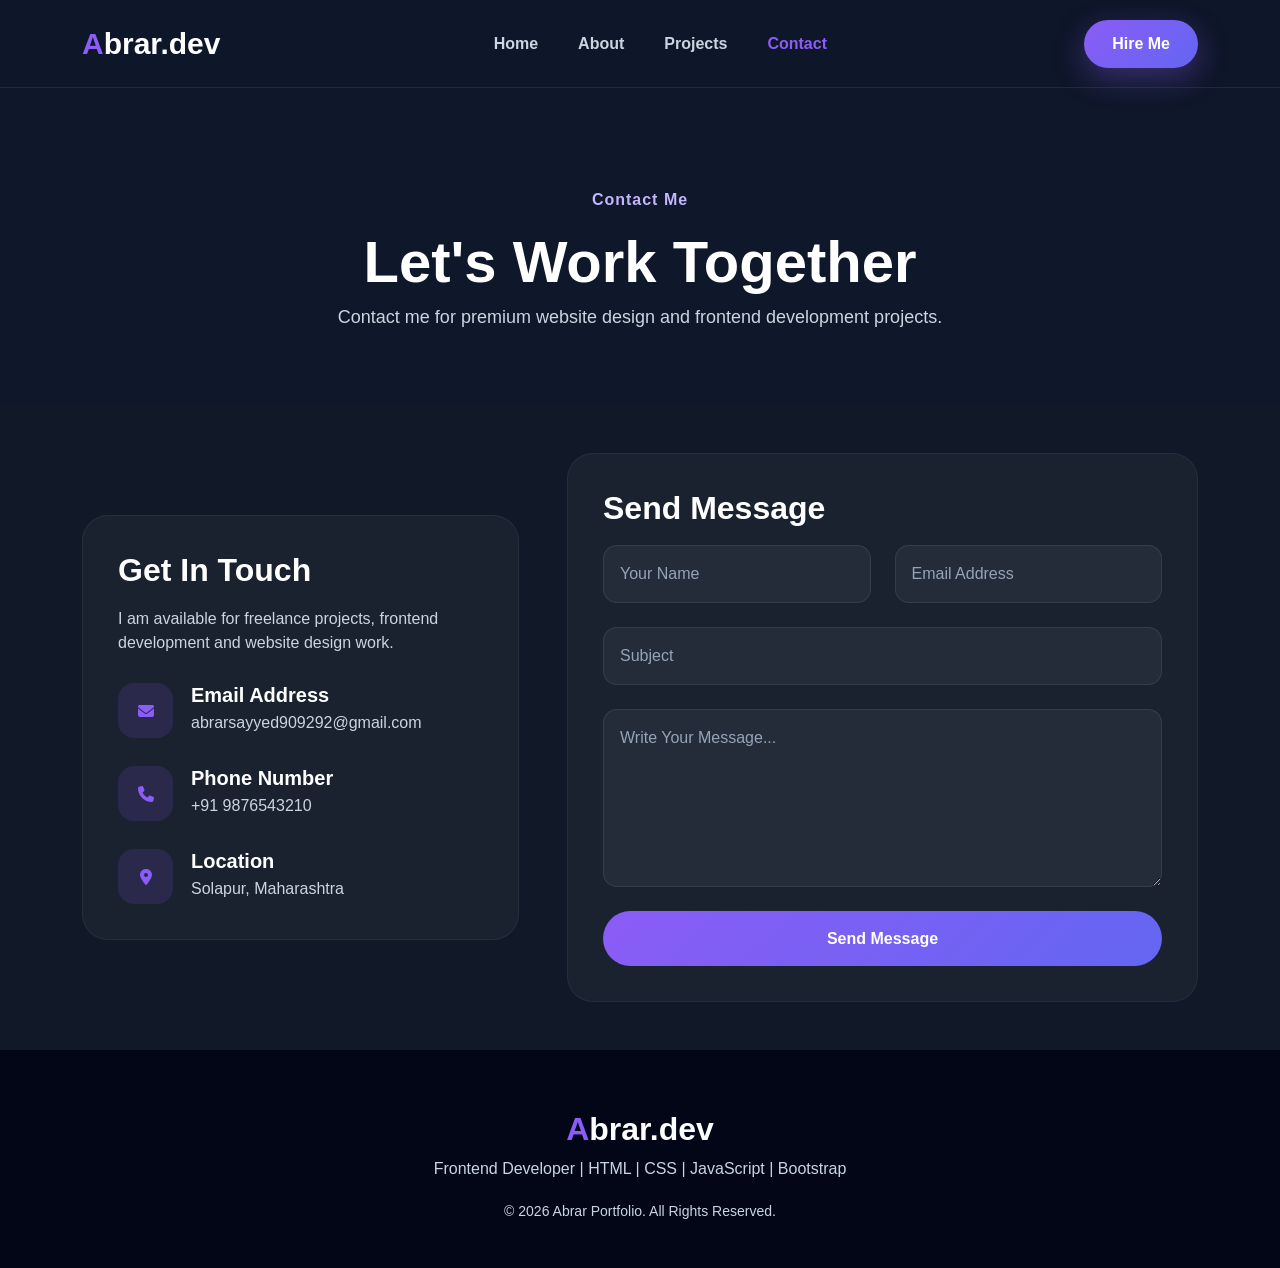
<file: contact.html>
<!DOCTYPE html>
<html lang="en">

<head>
    <meta charset="UTF-8">
    <meta name="viewport" content="width=device-width, initial-scale=1.0">
    <title>Contact - Abrar Portfolio</title>

    <link href="https://cdn.jsdelivr.net/npm/bootstrap@5.3.3/dist/css/bootstrap.min.css" rel="stylesheet">

    <link rel="stylesheet" href="https://cdnjs.cloudflare.com/ajax/libs/font-awesome/6.5.1/css/all.min.css">

    <link rel="stylesheet" href="style.css">
</head>

<body>

    <nav class="navbar navbar-expand-lg fixed-top portfolio-navbar">

        <div class="container">

            <a class="navbar-brand logo" href="index.html">
                <span>A</span>brar.dev
            </a>

            <button class="navbar-toggler menu-btn" type="button" data-bs-toggle="collapse" data-bs-target="#navbarNav">
                <i class="fa-solid fa-bars"></i>
            </button>

            <div class="collapse navbar-collapse" id="navbarNav">

                <ul class="navbar-nav mx-auto">

                    <li class="nav-item">
                        <a class="nav-link" href="index.html">Home</a>
                    </li>

                    <li class="nav-item">
                        <a class="nav-link" href="about.html">About</a>
                    </li>

                    <li class="nav-item">
                        <a class="nav-link" href="projects.html">Projects</a>
                    </li>

                    <li class="nav-item">
                        <a class="nav-link active" href="contact.html">Contact</a>
                    </li>

                </ul>

                <a href="#" class="hire-btn">
                    Hire Me
                </a>

            </div>

        </div>

    </nav>

    <section class="portfolio-page-hero">

        <div class="container text-center">

            <span>Contact Me</span>

            <h1>
                Let's Work Together
            </h1>

            <p>
                Contact me for premium website design and frontend development projects.
            </p>

        </div>

    </section>

    <section class="contact-page-section py-5">

        <div class="container">

            <div class="row g-5 align-items-center">

                <div class="col-lg-5">

                    <div class="contact-info-card">

                        <h2>
                            Get In Touch
                        </h2>

                        <p>
                            I am available for freelance projects, frontend development and website design work.
                        </p>

                        <div class="contact-detail">

                            <i class="fa-solid fa-envelope"></i>

                            <div>

                                <h5>
                                    Email Address
                                </h5>

                                <p>
                                    abrarsayyed909292@gmail.com
                                </p>

                            </div>

                        </div>

                        <div class="contact-detail">

                            <i class="fa-solid fa-phone"></i>

                            <div>

                                <h5>
                                    Phone Number
                                </h5>

                                <p>
                                    +91 9876543210
                                </p>

                            </div>

                        </div>

                        <div class="contact-detail">

                            <i class="fa-solid fa-location-dot"></i>

                            <div>

                                <h5>
                                    Location
                                </h5>

                                <p>
                                    Solapur, Maharashtra
                                </p>

                            </div>

                        </div>

                    </div>

                </div>

                <div class="col-lg-7">

                    <div class="contact-form-card">

                        <h2>
                            Send Message
                        </h2>

                        <form id="portfolioContactForm">

                            <div class="row">

                                <div class="col-md-6 mb-4">

                                    <input type="text" class="form-control portfolio-input" placeholder="Your Name"
                                        required>

                                </div>

                                <div class="col-md-6 mb-4">

                                    <input type="email" class="form-control portfolio-input" placeholder="Email Address"
                                        required>

                                </div>

                            </div>

                            <div class="mb-4">

                                <input type="text" class="form-control portfolio-input" placeholder="Subject" required>

                            </div>

                            <div class="mb-4">

                                <textarea rows="6" class="form-control portfolio-input"
                                    placeholder="Write Your Message..." required></textarea>

                            </div>

                            <button type="submit" class="portfolio-submit-btn">

                                Send Message

                            </button>

                        </form>

                    </div>

                </div>

            </div>

        </div>

    </section>

    <footer class="footer">

        <div class="container text-center">

            <h3>
                <span>A</span>brar.dev
            </h3>

            <p>
                Frontend Developer | HTML | CSS | JavaScript | Bootstrap
            </p>

            <p class="copyright">
                © 2026 Abrar Portfolio. All Rights Reserved.
            </p>

        </div>

    </footer>

    <script src="https://cdn.jsdelivr.net/npm/bootstrap@5.3.3/dist/js/bootstrap.bundle.min.js"></script>

    <script src="script.js"></script>

</body>

</html>
</file>
<file: style.css>
* {
    margin: 0;
    padding: 0;
    box-sizing: border-box;
}

html {
    scroll-behavior: smooth;
}

body {
    font-family: Arial, sans-serif;
    background: #0f172a;
    color: white;
    overflow-x: hidden;
}

/* NAVBAR */

.portfolio-navbar {
    background: rgba(15, 23, 42, 0.85);
    backdrop-filter: blur(14px);
    padding: 16px 0;
    border-bottom: 1px solid rgba(255, 255, 255, 0.08);
}

.logo {
    color: white !important;
    font-size: 30px;
    font-weight: 800;
    text-decoration: none;
}

.logo span {
    color: #8b5cf6;
}

.nav-link {
    color: #cbd5e1 !important;
    margin: 0 12px;
    font-weight: 600;
    transition: 0.3s;
}

.nav-link:hover,
.nav-link.active {
    color: #8b5cf6 !important;
}

.hire-btn {
    background: linear-gradient(135deg, #8b5cf6, #6366f1);
    color: white;
    text-decoration: none;
    padding: 12px 28px;
    border-radius: 50px;
    font-weight: 700;
    transition: 0.3s;
    box-shadow: 0 10px 30px rgba(139, 92, 246, 0.35);
}

.hire-btn:hover {
    transform: translateY(-4px);
    color: white;
}

.menu-btn {
    color: white;
    border: none;
    font-size: 24px;
}

.menu-btn:focus {
    box-shadow: none;
}

/* HERO */

.hero-section {
    min-height: 100vh;
    display: flex;
    align-items: center;
    background:
        radial-gradient(circle at top left, #1e1b4b, #0f172a 60%);
    position: relative;
    overflow: hidden;
}

.hero-badge {
    background: rgba(139, 92, 246, 0.15);
    color: #c4b5fd;
    padding: 10px 20px;
    border-radius: 40px;
    font-weight: 700;
    display: inline-block;
}

.hero-section h1 {
    font-size: 72px;
    font-weight: 800;
    line-height: 1.1;
    margin-top: 25px;
}

.hero-section h1 span {
    color: #8b5cf6;
}

.hero-section p {
    color: #cbd5e1;
    font-size: 18px;
    line-height: 1.8;
    margin: 25px 0;
}

.hero-buttons {
    display: flex;
    gap: 15px;
    flex-wrap: wrap;
}

.primary-btn,
.secondary-btn {
    height: 55px;
    padding: 0 32px;
    border-radius: 50px;
    display: inline-flex;
    align-items: center;
    justify-content: center;
    text-decoration: none;
    font-weight: 700;
    transition: 0.3s;
}

.primary-btn {
    background: linear-gradient(135deg, #8b5cf6, #6366f1);
    color: white;
    border: none;
    box-shadow: 0 12px 30px rgba(139, 92, 246, 0.35);
}

.primary-btn:hover {
    transform: translateY(-4px);
    color: white;
}

.secondary-btn {
    border: 1px solid rgba(255, 255, 255, 0.15);
    color: white;
}

.secondary-btn:hover {
    background: rgba(255, 255, 255, 0.08);
    color: white;
}

.hero-social {
    margin-top: 35px;
}

.hero-social a {
    width: 48px;
    height: 48px;
    background: rgba(255, 255, 255, 0.08);
    color: white;
    border-radius: 50%;
    display: inline-flex;
    align-items: center;
    justify-content: center;
    text-decoration: none;
    margin-right: 12px;
    transition: 0.3s;
}

.hero-social a:hover {
    background: #8b5cf6;
    transform: translateY(-5px);
}

/* PROFILE */

.profile-card {
    position: relative;
    display: inline-block;
}

.profile-card img {
    width: 100%;
    max-width: 430px;
    border-radius: 30px;
    border: 8px solid rgba(255, 255, 255, 0.08);
    box-shadow: 0 25px 60px rgba(0, 0, 0, 0.35);
}

.floating-skill {
    position: absolute;
    background: rgba(15, 23, 42, 0.95);
    border: 1px solid rgba(255, 255, 255, 0.08);
    padding: 12px 18px;
    border-radius: 50px;
    font-weight: 700;
    box-shadow: 0 15px 35px rgba(0, 0, 0, 0.2);
}

.floating-skill i {
    margin-right: 8px;
}

.skill-one {
    top: 30px;
    left: -30px;
    color: #f97316;
}

.skill-two {
    top: 50%;
    right: -40px;
    color: #38bdf8;
}

.skill-three {
    bottom: 20px;
    left: -20px;
    color: #facc15;
}
.skill-four {
    bottom: 50%;
    left: -20px;
    color: #15de0b;
}
.skill-five {
    top: 50px;
    right: -40px;
    color: #f6f1f1;
}

/* COMMON */

.section-title span {
    color: #8b5cf6;
    font-weight: 700;
    letter-spacing: 1px;
}

.section-title h2 {
    font-size: 48px;
    font-weight: 800;
    margin-top: 10px;
}

/* ABOUT */

.about-section {
    background: #111827;
}

.about-img img {
    width: 100%;
    border-radius: 30px;
}

.about-text {
    color: #cbd5e1;
    line-height: 1.9;
    margin: 25px 0;
}

.about-info {
    display: grid;
    grid-template-columns: repeat(2, 1fr);
    gap: 18px;
}

.about-info div {
    background: rgba(255, 255, 255, 0.04);
    padding: 18px;
    border-radius: 16px;
}

.about-info strong {
    display: block;
    color: white;
}

.about-info span {
    color: #cbd5e1;
}

/* SKILLS */

.skills-section {
    background: #0f172a;
}

.skill-card {
    background: rgba(255, 255, 255, 0.04);
    padding: 35px 25px;
    border-radius: 24px;
    text-align: center;
    border: 1px solid rgba(255, 255, 255, 0.06);
    transition: 0.3s;
}

.skill-card:hover {
    transform: translateY(-10px);
    border-color: #8b5cf6;
}

.skill-card i {
    font-size: 55px;
    margin-bottom: 20px;
}

.skill-card:nth-child(1) i {
    color: #f97316;
}

.skill-card h5 {
    font-weight: 700;
    margin-bottom: 10px;
}

.skill-card p {
    color: #cbd5e1;
}

.progress {
    height: 10px;
    border-radius: 50px;
    margin-top: 20px;
    background: rgba(255, 255, 255, 0.08);
}

.progress-bar {
    background: linear-gradient(135deg, #8b5cf6, #6366f1);
    border-radius: 50px;
}

/* SERVICES */

.services-section {
    background: #111827;
}

.service-card {
    background: rgba(255, 255, 255, 0.04);
    padding: 40px 30px;
    border-radius: 24px;
    height: 100%;
    transition: 0.3s;
    border: 1px solid rgba(255, 255, 255, 0.06);
}

.service-card:hover {
    transform: translateY(-10px);
    border-color: #8b5cf6;
}

.service-card i {
    font-size: 50px;
    color: #8b5cf6;
    margin-bottom: 20px;
}

.service-card h5 {
    font-weight: 700;
    margin-bottom: 15px;
}

.service-card p {
    color: #cbd5e1;
    line-height: 1.8;
}

/* PROJECTS */

.projects-section {
    background: #0f172a;
}

.project-card {
    background: rgba(255, 255, 255, 0.04);
    border-radius: 24px;
    overflow: hidden;
    transition: 0.3s;
    border: 1px solid rgba(255, 255, 255, 0.06);
}

.project-card:hover {
    transform: translateY(-10px);
}

.project-card img {
    width: 100%;
    height: 260px;
    object-fit: cover;
}

.project-content {
    padding: 25px;
}

.project-content h5 {
    font-weight: 700;
}

.project-content p {
    color: #cbd5e1;
    margin: 15px 0;
}

.project-content a {
    color: #8b5cf6;
    text-decoration: none;
    font-weight: 700;
}

/* STATS */

.stats-section {
    background: linear-gradient(135deg, #8b5cf6, #6366f1);
    padding: 80px 0;
}

.stat-box h3 {
    font-size: 50px;
    font-weight: 800;
}

.stat-box p {
    font-size: 18px;
}

/* CONTACT */

.contact-section {
    background: #111827;
}

.contact-info {
    background: rgba(255, 255, 255, 0.04);
    padding: 35px;
    border-radius: 24px;
    height: 100%;
}

.contact-info p {
    color: #cbd5e1;
}

.contact-item {
    display: flex;
    gap: 18px;
    margin-top: 28px;
}

.contact-item i {
    width: 55px;
    height: 55px;
    background: rgba(139, 92, 246, 0.12);
    color: #8b5cf6;
    border-radius: 16px;
    display: flex;
    align-items: center;
    justify-content: center;
    font-size: 22px;
}

.contact-item h6 {
    margin-bottom: 5px;
}

.contact-item span {
    color: #cbd5e1;
}

.contact-form {
    background: rgba(255, 255, 255, 0.04);
    padding: 35px;
    border-radius: 24px;
}

.contact-form input,
.contact-form textarea {
    width: 100%;
    background: rgba(255, 255, 255, 0.05);
    border: 1px solid rgba(255, 255, 255, 0.08);
    border-radius: 14px;
    padding: 16px;
    color: white;
}

.contact-form input:focus,
.contact-form textarea:focus {
    outline: none;
    border-color: #8b5cf6;
}

/* FOOTER */

.footer {
    background: #020617;
    padding: 60px 0 30px;
    text-align: center;
}

.footer h3 {
    font-size: 32px;
    font-weight: 800;
}

.footer h3 span {
    color: #8b5cf6;
}

.footer p {
    color: #cbd5e1;
}

.footer-social {
    margin: 30px 0;
}

.footer-social a {
    width: 46px;
    height: 46px;
    background: rgba(255, 255, 255, 0.08);
    color: white;
    border-radius: 50%;
    display: inline-flex;
    align-items: center;
    justify-content: center;
    text-decoration: none;
    margin: 0 8px;
    transition: 0.3s;
}

.footer-social a:hover {
    background: #8b5cf6;
    transform: translateY(-5px);
}

.copyright {
    margin-top: 20px;
    font-size: 14px;
}

/* RESPONSIVE */

@media(max-width:991px) {

    .hero-section {
        text-align: center;
        padding: 120px 0 80px;
    }

    .hero-section h1 {
        font-size: 48px;
    }

    .hero-buttons {
        justify-content: center;
    }

    .hero-social {
        text-align: center;
    }

    .about-info {
        grid-template-columns: 1fr;
    }

    .profile-card {
        margin-top: 40px;
    }

    .floating-skill {
        display: none;
    }

    .hire-btn {
        margin-top: 20px;
        display: inline-flex;
    }

}

@media(max-width:576px) {

    .hero-section h1 {
        font-size: 38px;
    }

    .section-title h2 {
        font-size: 34px;
    }

    .primary-btn,
    .secondary-btn {
        width: 100%;
    }

}

/* ================= PORTFOLIO DAY 2 EXTRA CSS ================= */

.portfolio-page-hero{
  min-height: 45vh;
  background:
  linear-gradient(rgba(15,23,42,0.84), rgba(15,23,42,0.84)),
  url("https://images.unsplash.com/photo-1498050108023-c5249f4df085?auto=format&fit=crop&w=1600&q=80");
  background-size: cover;
  background-position: center;
  padding-top: 130px;
  display: flex;
  align-items: center;
  color: white;
}

.portfolio-page-hero span{
  color: #c4b5fd;
  font-weight: 800;
  letter-spacing: 1px;
}

.portfolio-page-hero h1{
  font-size: 58px;
  font-weight: 900;
  margin-top: 15px;
}

.portfolio-page-hero p{
  color: #cbd5e1;
  font-size: 18px;
}

.premium-about-img img{
  border: 8px solid rgba(139,92,246,0.18);
  box-shadow: 0 25px 60px rgba(139,92,246,0.18);
}

.skill-progress-box{
  background: rgba(255,255,255,0.04);
  padding: 25px;
  border-radius: 22px;
  border: 1px solid rgba(255,255,255,0.06);
}

.skill-title{
  display: flex;
  justify-content: space-between;
  margin-bottom: 12px;
  font-weight: 800;
}

.skill-line{
  height: 12px;
  background: rgba(255,255,255,0.08);
  border-radius: 50px;
  overflow: hidden;
}

.skill-line div{
  height: 100%;
  background: linear-gradient(135deg,#8b5cf6,#6366f1);
  border-radius: 50px;
}

.project-filter-btn{
  border: none;
  padding: 12px 28px;
  border-radius: 50px;
  background: rgba(255,255,255,0.08);
  color: white;
  font-weight: 800;
  margin: 6px;
  transition: 0.3s;
}

.project-filter-btn.active,
.project-filter-btn:hover{
  background: linear-gradient(135deg,#8b5cf6,#6366f1);
  color: white;
  transform: translateY(-3px);
}

.project-content span{
  color: #8b5cf6;
  font-weight: 800;
}

.project-content h4{
  font-weight: 900;
  margin-top: 10px;
}

.project-btn{
  display: inline-flex;
  margin-top: 10px;
  background: linear-gradient(135deg,#8b5cf6,#6366f1);
  color: white !important;
  text-decoration: none;
  padding: 11px 22px;
  border-radius: 50px;
  font-weight: 800;
}

.contact-page-section{
  background: #111827;
}

.contact-info-card,
.contact-form-card{
  background: rgba(255,255,255,0.04);
  padding: 35px;
  border-radius: 26px;
  border: 1px solid rgba(255,255,255,0.06);
  height: 100%;
}

.contact-info-card h2,
.contact-form-card h2{
  font-weight: 900;
  margin-bottom: 18px;
}

.contact-info-card p{
  color: #cbd5e1;
}

.contact-detail{
  display: flex;
  gap: 18px;
  margin-top: 28px;
}

.contact-detail i{
  width: 55px;
  height: 55px;
  background: rgba(139,92,246,0.14);
  color: #8b5cf6;
  border-radius: 16px;
  display: flex;
  align-items: center;
  justify-content: center;
}

.contact-detail h5{
  font-weight: 800;
  margin-bottom: 4px;
}

.contact-detail p{
  margin: 0;
  color: #cbd5e1;
}

.portfolio-input{
  width: 100%;
  background: rgba(255,255,255,0.05);
  border: 1px solid rgba(255,255,255,0.08);
  border-radius: 14px;
  padding: 16px;
  color: white;
}

.portfolio-input:focus{
  background: rgba(255,255,255,0.06);
  border-color: #8b5cf6;
  box-shadow: none;
  color: white;
}

.portfolio-input::placeholder{
  color: #94a3b8;
}

.portfolio-submit-btn{
  width: 100%;
  height: 55px;
  border: none;
  border-radius: 50px;
  background: linear-gradient(135deg,#8b5cf6,#6366f1);
  color: white;
  font-weight: 900;
  transition: 0.3s;
}

.portfolio-submit-btn:hover{
  transform: translateY(-4px);
}

@media(max-width:576px){
  .portfolio-page-hero h1{
    font-size: 36px;
  }
}
</file>
